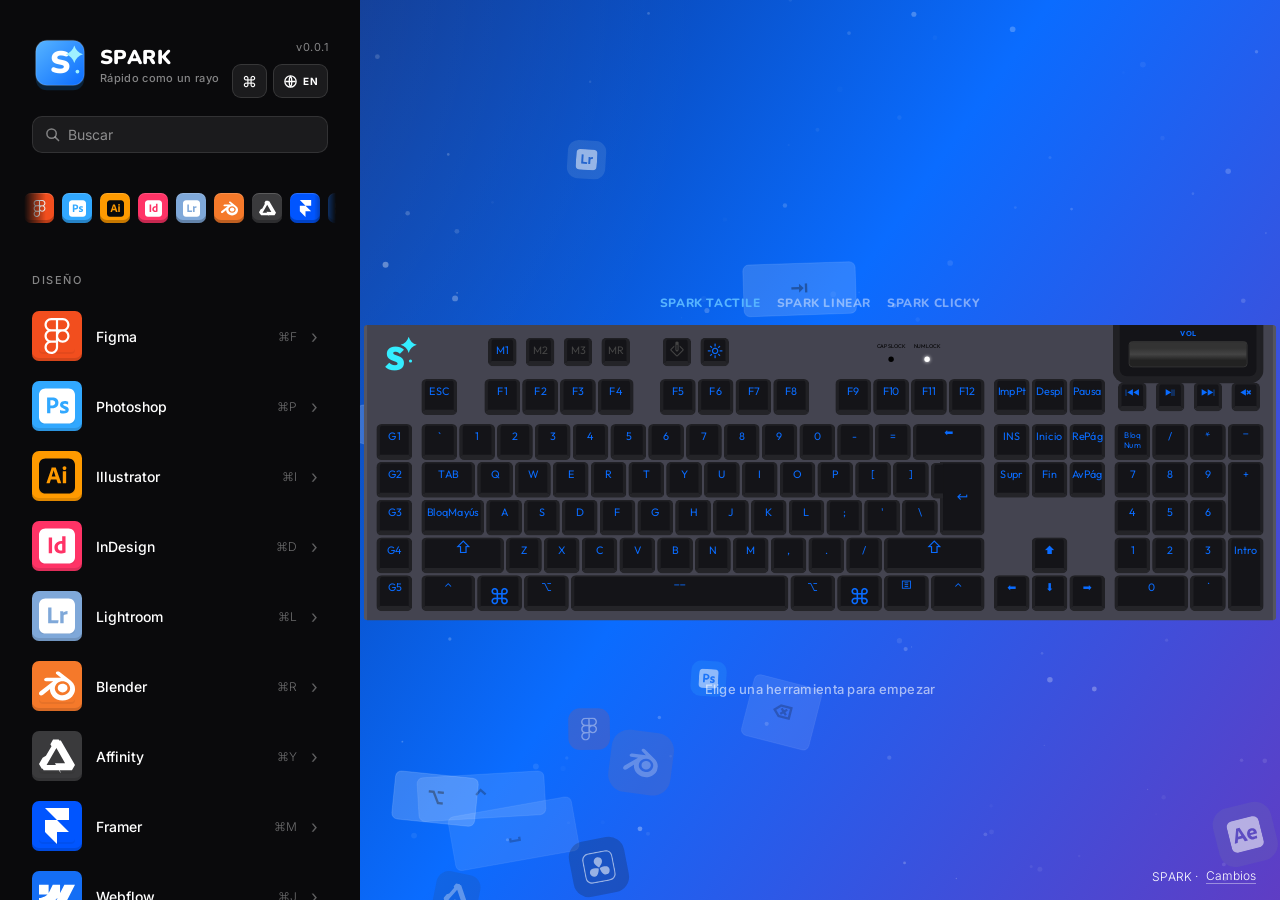
<file: index.html>
<!DOCTYPE html>
<html lang="es">
<head>
<meta charset="UTF-8">
<meta name="viewport" content="width=device-width, initial-scale=1.0">
<title>SPARK — Rápido como un rayo</title>
<meta name="description" content="Conoce tus atajos de teclado. Elige una herramienta, pasa el ratón por un atajo y mira cómo se iluminan las teclas.">
<link rel="icon" type="image/svg+xml" href="favicon.svg">
<link rel="preconnect" href="https://fonts.googleapis.com">
<link rel="preconnect" href="https://fonts.gstatic.com" crossorigin>
<link href="https://fonts.googleapis.com/css2?family=Nunito:wght@800;900&family=Inter:wght@300;400;500;600;700&family=Outfit:wght@300;400;500;600;700&display=swap" rel="stylesheet">
<link href="https://fonts.googleapis.com/css2?family=Material+Symbols+Outlined:opsz,wght,FILL,GRAD@20..48,100..700,0..1,-50..200&display=block" rel="stylesheet">
<link rel="stylesheet" href="assets/css/styles.css">
</head>
<body>

<canvas id="bg-3d" aria-hidden="true"></canvas>

<aside class="sidebar" data-view="tools" aria-label="Explorador de herramientas">
  <div class="track">

    <!-- página 1: herramientas -->
    <section class="page">
      <div class="page-head">
        <div class="brand">
          <div class="brand-id">
            <a class="logo" href="./" aria-label="SPARK">
              <svg width="90" height="90" viewBox="0 0 90 90" fill="none" xmlns="http://www.w3.org/2000/svg">
                <defs>
                  <linearGradient id="brandGrad" x1="0" y1="0" x2="1" y2="1">
                    <stop offset="0" stop-color="#57b4ff"/>
                    <stop offset="1" stop-color="#0a6cff"/>
                  </linearGradient>
                </defs>
                <rect x="6" y="8" width="78" height="76" rx="18" fill="#0a2238"/>
                <rect x="6" y="4" width="78" height="72" rx="18" fill="url(#brandGrad)"/>
                <rect x="6" y="4" width="78" height="72" rx="18" fill="none" stroke="#ffffff26" stroke-width="2"/>
                <text x="45" y="57" text-anchor="middle" font-family="Nunito, system-ui, sans-serif" font-size="50" font-weight="900" fill="#ffffff" letter-spacing="-1">S</text>
                <path fill="#9ff1ff" d="M68 12 C66 19 61 24 54 26 C61 28 66 33 68 40 C70 33 75 28 82 26 C75 24 70 19 68 12 Z"/>
                <circle cx="73" cy="54" r="3" fill="#9ff1ff"/>
              </svg>
            </a>
            <div class="brand-name">
              <span class="brand-word">SPARK</span>
              <span class="brand-tag">Rápido como un rayo</span>
            </div>
          </div>
          <div class="brand-side">
            <a class="version" href="pages/cambios.html">v0.0.1</a>
            <div class="controls">
              <button class="ctrl-btn" id="kb-btn" type="button" aria-label="Teclado" title=""></button>
              <button class="ctrl-btn" id="lang-btn" type="button" aria-label="Idioma" title=""></button>
            </div>
          </div>
        </div>
        <div class="search">
          <svg class="search-ico" viewBox="0 0 16 16" fill="none" aria-hidden="true">
            <circle cx="7" cy="7" r="5" stroke="currentColor" stroke-width="1.6"></circle>
            <line x1="10.8" y1="10.8" x2="14.5" y2="14.5" stroke="currentColor" stroke-width="1.6" stroke-linecap="round"></line>
          </svg>
          <input type="search" id="tool-search" placeholder="Buscar" autocomplete="off" aria-label="Buscar herramientas">
        </div>
        <nav class="brand-strip" id="brand-strip" aria-label="Programas"></nav>
      </div>
      <nav class="cats page-body" id="cats" aria-label="Herramientas"></nav>
      <footer class="sidebar-credit">
        Hecho con <span style="opacity:.8">⌘</span> · <a href="pages/cambios.html">Cambios</a> <span class="sep">·</span> <a href="https://github.com/Apaza-Victor/SPARK-R-pido-como-un-rayo/issues" target="_blank" rel="noopener">Contacto</a>
      </footer>
    </section>

    <!-- página 2: atajos -->
    <section class="page" id="sc-page" aria-label="Atajos de la herramienta">
      <div class="sc-head page-head">
        <button class="back" type="button">
          <svg class="back-arrow" viewBox="0 0 16 16" fill="none" aria-hidden="true">
            <path d="M10 3.5 5.5 8l4.5 4.5" stroke="currentColor" stroke-width="1.7" stroke-linecap="round" stroke-linejoin="round"></path>
          </svg>
          <span class="back-text">Volver a todas las herramientas</span>
        </button>
        <h1 class="sc-title" id="sc-title"></h1>
        <div class="search">
          <svg class="search-ico" viewBox="0 0 16 16" fill="none" aria-hidden="true">
            <circle cx="7" cy="7" r="5" stroke="currentColor" stroke-width="1.6"></circle>
            <line x1="10.8" y1="10.8" x2="14.5" y2="14.5" stroke="currentColor" stroke-width="1.6" stroke-linecap="round"></line>
          </svg>
          <input type="search" id="sc-search" placeholder="Buscar atajos" autocomplete="off" aria-label="Buscar atajos">
        </div>
        <div class="practice-bar" id="practice-bar" hidden>
          <span class="practice-label">Aciertos</span>
          <span class="practice-score" id="practice-score">0</span>
          <button type="button" id="practice-reset" class="practice-reset">Reiniciar</button>
        </div>
      </div>
      <div class="page-body sc-body" id="sc-body"></div>
    </section>

  </div>
</aside>

<main id="stage">
  <div class="stage-inner" id="stage-inner">
    <div class="kb-shell" id="kb">
      <div class="kb-display" id="kb-display">
        <div class="kb-display-label" id="kb-display-label">Pasa el ratón por un atajo</div>
        <div class="kb-display-keys" id="kb-display-keys"></div>
      </div>
      <div class="kb-results" id="kb-results" hidden></div>
      <div class="kb-board" id="kb-board" role="application" aria-label="Teclado interactivo">
        <div class="kb-g815">
          <div class="kb-g815-bar">
            <div class="key-sound-switch">
              <div class="key-sound active" data-key-sound="tactile">SPARK Tactile</div>
              <div class="key-sound" data-key-sound="linear">SPARK Linear</div>
              <div class="key-sound" data-key-sound="clicky">SPARK Clicky</div>
            </div>
          </div>
          <div class="keyboard-wrapper">
            <div class="header-keys">
              <div class="logitech-logo"><svg xmlns="http://www.w3.org/2000/svg" width="4rem" height="4rem" viewBox="0 0 64 64"><g fill="currentColor"><path d="M48 7 C46.7 11.6 43.6 14.7 39 16 C43.6 17.3 46.7 20.4 48 25 C49.3 20.4 52.4 17.3 57 16 C52.4 14.7 49.3 11.6 48 7 Z"/><circle cx="50" cy="34" r="1.75"/></g><text x="32" y="44" text-anchor="middle" font-family="Outfit, Arial Black, Arial, sans-serif" font-size="36" font-weight="900" fill="currentColor" letter-spacing="-1">S</text></svg></div>
              <ul class="memory-keys">
                <li class="round-key active" aria-label="Preset de color 1">M1</li>
                <li class="round-key" aria-label="Preset de color 2">M2</li>
                <li class="round-key" aria-label="Preset de color 3">M3</li>
                <li class="round-key memory" aria-label="Modo blanco">MR</li>
              </ul>
              <ul class="utility-keys">
                <li class="round-key game" aria-label="Modo juego"><span class="material-symbols-outlined">edit_square</span></li>
                <li class="round-key brightness active" aria-label="Brillo"><span class="material-symbols-outlined">light_mode</span></li>
              </ul>
              <ul class="info-lights">
                <li class="info-light capslock-light" aria-label="Bloq Mayús"><span>CAPS LOCK</span></li>
                <li class="info-light numlock-light active" aria-label="Bloq Num"><span>NUM LOCK</span></li>
              </ul>
              <div class="volume-wheel">
                <div class="volume-wheel_box" role="slider" aria-label="Volumen" aria-valuemin="0" aria-valuemax="100" aria-valuenow="50">
                  <span class="volume-label">Vol</span>
                  <div class="volume-wheel_scroll"></div>
                </div>
              </div>
            </div>
            <ul class="media-keys">
              <li class="round-key" aria-label="Anterior">|◀◀</li>
              <li class="round-key" aria-label="Reproducir / Pausar">▶||</li>
              <li class="round-key" aria-label="Siguiente">▶▶|</li>
              <li class="round-key" aria-label="Detener">◀✖</li>
            </ul>
            <ul class="f-keys">
              <li data-key="Escape" data-tok="esc">ESC</li>
              <li data-key="F1" data-tok="f1">F1</li>
              <li data-key="F2" data-tok="f2">F2</li>
              <li data-key="F3" data-tok="f3">F3</li>
              <li data-key="F4" data-tok="f4">F4</li>
              <li data-key="F5" data-tok="f5">F5</li>
              <li data-key="F6" data-tok="f6">F6</li>
              <li data-key="F7" data-tok="f7">F7</li>
              <li data-key="F8" data-tok="f8">F8</li>
              <li data-key="F9" data-tok="f9">F9</li>
              <li data-key="F10" data-tok="f10">F10</li>
              <li data-key="F11" data-tok="f11">F11</li>
              <li data-key="F12" data-tok="f12">F12</li>
            </ul>
            <ul class="g-keys">
              <li aria-label="Color preset 1">G1</li>
              <li aria-label="Color preset 2">G2</li>
              <li aria-label="Color preset 3">G3</li>
              <li aria-label="Color preset 4">G4</li>
              <li aria-label="Color preset 5">G5</li>
            </ul>
            <div class="center-keys">
              <ul class="center-keys_row-1">
                <li data-key="Backquote" data-tok="`">`</li>
                <li data-key="Digit1" data-tok="1">1</li>
                <li data-key="Digit2" data-tok="2">2</li>
                <li data-key="Digit3" data-tok="3">3</li>
                <li data-key="Digit4" data-tok="4">4</li>
                <li data-key="Digit5" data-tok="5">5</li>
                <li data-key="Digit6" data-tok="6">6</li>
                <li data-key="Digit7" data-tok="7">7</li>
                <li data-key="Digit8" data-tok="8">8</li>
                <li data-key="Digit9" data-tok="9">9</li>
                <li data-key="Digit0" data-tok="0">0</li>
                <li data-key="Minus" data-tok="-">-</li>
                <li data-key="Equal" data-tok="=">=</li>
                <li class="backspace-key" data-key="Backspace" data-tok="backspace">⬅</li>
              </ul>
              <div class="center-keys_row-2-3">
                <ul class="center-keys_row-2">
                  <li class="long-word-key" data-key="Tab" data-tok="tab">TAB</li>
                  <li data-key="KeyQ" data-tok="q">Q</li>
                  <li data-key="KeyW" data-tok="w">W</li>
                  <li data-key="KeyE" data-tok="e">E</li>
                  <li data-key="KeyR" data-tok="r">R</li>
                  <li data-key="KeyT" data-tok="t">T</li>
                  <li data-key="KeyY" data-tok="y">Y</li>
                  <li data-key="KeyU" data-tok="u">U</li>
                  <li data-key="KeyI" data-tok="i">I</li>
                  <li data-key="KeyO" data-tok="o">O</li>
                  <li data-key="KeyP" data-tok="p">P</li>
                  <li data-key="BracketLeft" data-tok="[">[</li>
                  <li data-key="BracketRight" data-tok="]">]</li>
                </ul>
                <ul class="center-keys_row-3">
                  <li class="long-word-key caps-key" data-key="CapsLock" data-tok="capslock">BloqMayús</li>
                  <li data-key="KeyA" data-tok="a">A</li>
                  <li data-key="KeyS" data-tok="s">S</li>
                  <li data-key="KeyD" data-tok="d">D</li>
                  <li data-key="KeyF" data-tok="f">F</li>
                  <li data-key="KeyG" data-tok="g">G</li>
                  <li data-key="KeyH" data-tok="h">H</li>
                  <li data-key="KeyJ" data-tok="j">J</li>
                  <li data-key="KeyK" data-tok="k">K</li>
                  <li data-key="KeyL" data-tok="l">L</li>
                  <li data-key="Semicolon" data-tok=";">;</li>
                  <li data-key="Quote" data-tok="'">'</li>
                  <li data-key="Backslash" data-tok="\">\</li>
                </ul>
                <ul class="enter-key">
                  <li data-key="Enter" data-tok="enter"><span class="material-symbols-outlined">keyboard_return</span></li>
                </ul>
              </div>
              <ul class="center-keys_row-4">
                <li class="shift-key" data-key="ShiftLeft" data-tok="shift">⇧</li>
                <li data-key="KeyZ" data-tok="z">Z</li>
                <li data-key="KeyX" data-tok="x">X</li>
                <li data-key="KeyC" data-tok="c">C</li>
                <li data-key="KeyV" data-tok="v">V</li>
                <li data-key="KeyB" data-tok="b">B</li>
                <li data-key="KeyN" data-tok="n">N</li>
                <li data-key="KeyM" data-tok="m">M</li>
                <li data-key="Comma" data-tok=",">,</li>
                <li data-key="Period" data-tok=".">.</li>
                <li data-key="Slash" data-tok="/">/</li>
                <li class="shift-key" data-key="ShiftRight" data-tok="shift">⇧</li>
              </ul>
              <ul class="center-keys_row-5">
                <li class="long-word-key" data-key="ControlLeft" data-tok="ctrl">CTRL</li>
                <li class="windows-key" data-key="MetaLeft" data-tok="cmd">
                  <div class="windows-key_box">
                    <span></span><span></span><span></span><span></span>
                  </div>
                </li>
                <li class="long-word-key" data-key="AltLeft" data-tok="alt">ALT</li>
                <li class="space-key" data-key="Space" data-tok="space">__</li>
                <li class="long-word-key" data-key="AltRight" data-tok="alt">ALT GR</li>
                <li class="windows-key" data-key="MetaRight" data-tok="cmd">
                  <div class="windows-key_box">
                    <span></span><span></span><span></span><span></span>
                  </div>
                </li>
                <li class="context-key" data-key="ContextMenu" data-tok="menu">
                  <div class="context-key_box">
                    <span></span><span></span><span></span>
                  </div>
                </li>
                <li class="long-word-key" data-key="ControlRight" data-tok="ctrl">CTRL</li>
              </ul>
            </div>
            <ul class="print-scroll-pause-keys">
              <li class="long-word-key" data-key="PrintScreen" data-tok="prtsc">ImpPt</li>
              <li class="long-word-key" data-key="ScrollLock" data-tok="scrlk">Despl</li>
              <li class="long-word-key" data-key="Pause" data-tok="pause">Pausa</li>
            </ul>
            <ul class="home-end-arrow-keys">
              <li class="long-word-key" data-key="Insert" data-tok="insert">INS</li>
              <li class="long-word-key" data-key="Home" data-tok="home">Inicio</li>
              <li class="long-word-key" data-key="PageUp" data-tok="pageup">RePág</li>
              <li class="long-word-key" data-key="Delete" data-tok="delete">Supr</li>
              <li class="long-word-key" data-key="End" data-tok="end">Fin</li>
              <li class="long-word-key" data-key="PageDown" data-tok="pagedown">AvPág</li>
              <li class="up-arrow-key" data-key="ArrowUp" data-tok="up">⬆</li>
              <li class="left-arrow-key" data-key="ArrowLeft" data-tok="left">⬅</li>
              <li class="down-arrow-key" data-key="ArrowDown" data-tok="down">⬇</li>
              <li class="right-arrow-key" data-key="ArrowRight" data-tok="right">➡</li>
            </ul>
            <ul class="numpad-keys">
              <li class="numlock" data-key="NumLock"><span>Bloq</span><span>Num</span></li>
              <li data-key="NumpadDivide" data-tok="/">/</li>
              <li data-key="NumpadMultiply" data-tok="*">*</li>
              <li class="numpad-minus" data-key="NumpadSubtract" data-tok="-">_</li>
              <li data-key="Numpad7" data-tok="7">7</li>
              <li data-key="Numpad8" data-tok="8">8</li>
              <li data-key="Numpad9" data-tok="9">9</li>
              <li class="numpad-plus" data-key="NumpadAdd" data-tok="+">+</li>
              <li data-key="Numpad4" data-tok="4">4</li>
              <li data-key="Numpad5" data-tok="5">5</li>
              <li data-key="Numpad6" data-tok="6">6</li>
              <li data-key="Numpad1" data-tok="1">1</li>
              <li data-key="Numpad2" data-tok="2">2</li>
              <li data-key="Numpad3" data-tok="3">3</li>
              <li class="long-word-key numpad-enter" data-key="NumpadEnter" data-tok="enter">Intro</li>
              <li class="numpad-zero" data-key="Numpad0" data-tok="0">0</li>
              <li class="numpad-dot" data-key="NumpadDecimal" data-tok=".">.</li>
            </ul>
          </div>
        </div>
      </div>
      <div class="kb-hint" id="kb-hint">Elige una herramienta para empezar</div>
    </div>
  </div>
</main>

<footer class="credit">
  SPARK · <a href="pages/cambios.html">Cambios</a>
</footer>

<div id="confetti-layer" aria-hidden="true"></div>

<audio id="tactileKeySound" preload="auto" src="https://www.logitechg.com/content/dam/gaming/en/innovation/mechanical-switches/gl-tactile.mp3"></audio>
<audio id="linearKeySound" preload="auto" src="https://www.logitechg.com/content/dam/gaming/en/innovation/mechanical-switches/gl-linear.mp3"></audio>
<audio id="clickyKeySound" preload="auto" src="https://www.logitechg.com/content/dam/gaming/en/innovation/mechanical-switches/gl-clicky.mp3"></audio>

<script src="assets/js/keys.js"></script>
<script src="assets/js/logos.js"></script>
<script src="assets/js/bg.js"></script>
<script src="assets/js/twboard.js"></script>
<script src="assets/js/data.js"></script>
<script src="assets/js/app.js"></script>
</body>
</html>
</file>
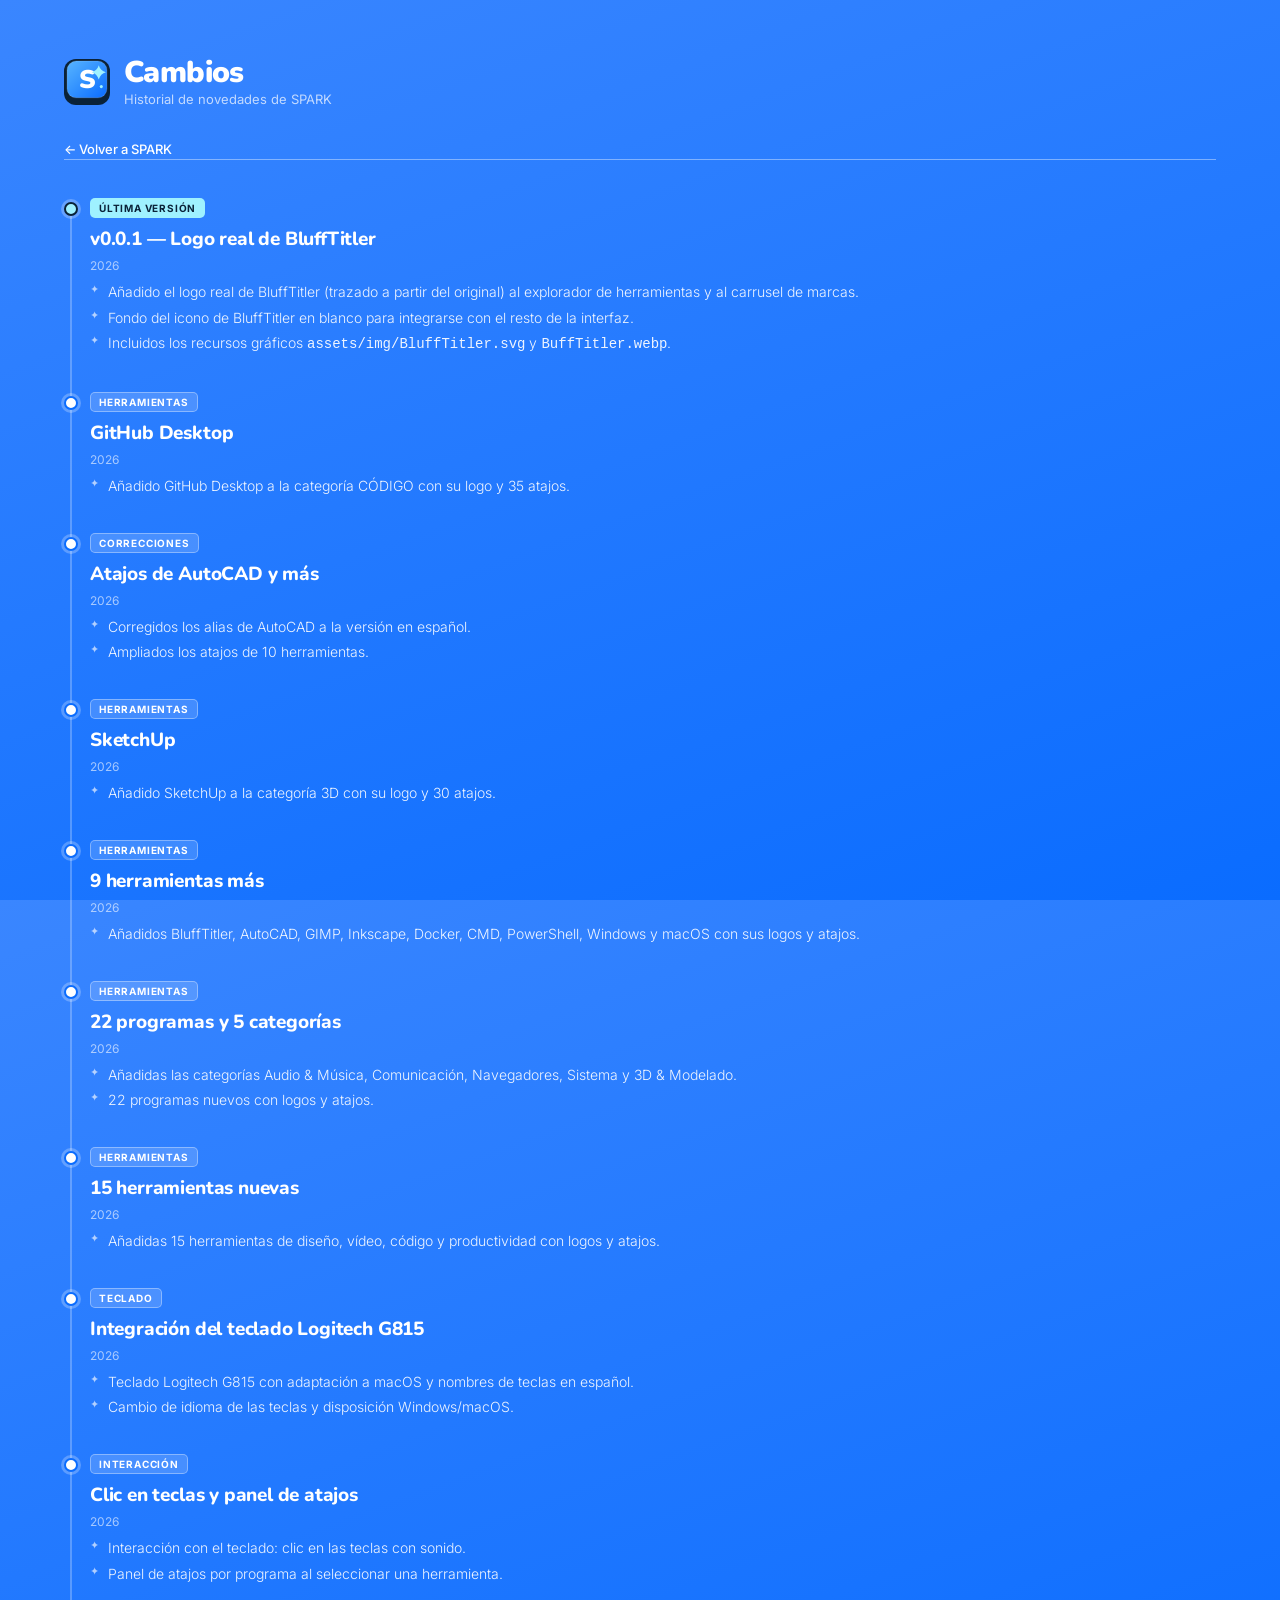
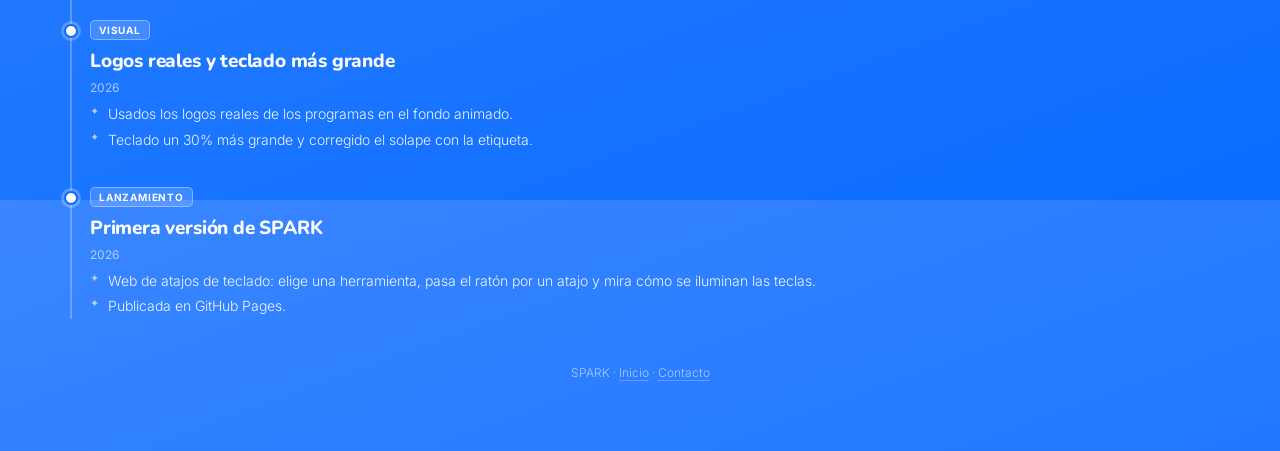
<file: pages/cambios.html>
<!DOCTYPE html>
<html lang="es">
<head>
<meta charset="UTF-8">
<meta name="viewport" content="width=device-width, initial-scale=1.0">
<title>Cambios · SPARK — Rápido como un rayo</title>
<meta name="description" content="Historial de cambios y novedades de SPARK, la web de atajos de teclado.">
<link rel="icon" type="image/svg+xml" href="../favicon.svg">
<link rel="preconnect" href="https://fonts.googleapis.com">
<link rel="preconnect" href="https://fonts.gstatic.com" crossorigin>
<link href="https://fonts.googleapis.com/css2?family=Nunito:wght@800;900&family=Inter:wght@300;400;500;600;700&family=Outfit:wght@300;400;500;600;700&display=swap" rel="stylesheet">
<style>
  :root {
    --ink: #0a0a0c;
    --blue: #0a6cff;
    --sans: Inter, system-ui, -apple-system, "Segoe UI", sans-serif;
    --display: Nunito, system-ui, sans-serif;
  }

  * { margin: 0; padding: 0; box-sizing: border-box; }

  html, body { height: 100%; }

  body {
    min-height: 100vh;
    background: linear-gradient(160deg, #3a86ff, #0a6cff);
    font-family: var(--sans);
    color: #fff;
    -webkit-font-smoothing: antialiased;
  }

  .wrap {
    width: 100%;
    min-height: 100vh;
    display: flex;
    flex-direction: column;
    margin: 0 auto;
    padding: 56px clamp(20px, 5vw, 72px) 72px;
  }

  .head {
    display: flex;
    align-items: center;
    gap: 14px;
    margin-bottom: 8px;
  }

  .logo {
    width: 46px; height: 46px;
    border-radius: 12px;
    background: #0a2238;
    display: flex; align-items: center; justify-content: center;
    text-decoration: none;
  }
  .logo svg { width: 100%; height: 100%; display: block; }

  .head-titles h1 {
    font-family: var(--display);
    font-size: 30px;
    font-weight: 900;
    letter-spacing: -.02em;
    line-height: 1.1;
  }
  .head-titles .sub { opacity: .7; font-size: 13px; font-weight: 400; margin-top: 2px; }

  .back {
    display: inline-flex;
    align-items: center;
    gap: 6px;
    color: #fff;
    font-size: 13px;
    font-weight: 500;
    text-decoration: none;
    border-bottom: 1px solid rgba(255,255,255,.4);
    margin: 26px 0 10px;
    padding-bottom: 2px;
    transition: border-color .12s ease;
  }
  .back:hover { border-color: #fff; }

  .timeline { margin-top: 26px; position: relative; padding-left: 26px; }
  .timeline::before {
    content: "";
    position: absolute;
    left: 6px; top: 6px; bottom: 6px;
    width: 2px;
    background: rgba(255,255,255,.25);
    border-radius: 2px;
  }

  .entry {
    position: relative;
    padding: 0 0 30px;
  }
  .entry:last-child { padding-bottom: 4px; }

  .entry::before {
    content: "";
    position: absolute;
    left: -26px; top: 6px;
    width: 10px; height: 10px;
    border-radius: 50%;
    background: #fff;
    border: 2px solid var(--blue);
    box-shadow: 0 0 0 3px rgba(255,255,255,.25);
  }

  .entry:first-child::before { background: #9ff1ff; border-color: #0a2238; }

  .tag {
    display: inline-block;
    font-size: 10px;
    font-weight: 700;
    letter-spacing: .08em;
    text-transform: uppercase;
    background: rgba(255,255,255,.16);
    border: 1px solid rgba(255,255,255,.35);
    border-radius: 5px;
    padding: 3px 8px;
    margin-bottom: 8px;
  }
  .entry:first-child .tag { background: #9ff1ff; color: #0a2238; border-color: transparent; }

  .entry h2 {
    font-family: var(--display);
    font-size: 19px;
    font-weight: 800;
    letter-spacing: -.01em;
    margin-bottom: 6px;
  }
  .entry time { display: block; font-size: 12px; opacity: .6; font-weight: 400; margin-bottom: 8px; }

  .entry ul { list-style: none; }
  .entry li {
    position: relative;
    font-size: 14px;
    font-weight: 300;
    line-height: 1.55;
    opacity: .92;
    padding-left: 18px;
    margin-bottom: 4px;
  }
  .entry li::before {
    content: "✦";
    position: absolute;
    left: 0; top: 0;
    font-size: 11px;
    opacity: .7;
  }

  footer {
    margin-top: 40px;
    font-size: 12px;
    font-weight: 300;
    opacity: .6;
    text-align: center;
  }
  footer a { color: inherit; text-decoration: none; border-bottom: 1px solid rgba(255,255,255,.4); }
  footer a:hover { border-color: #fff; }

  @media (max-width: 480px) {
    .wrap { padding: 32px 18px 56px; }
    .head-titles h1 { font-size: 25px; }
  }
</style>
</head>
<body>
  <div class="wrap">

    <header class="head">
      <a class="logo" href="../" aria-label="SPARK — Inicio">
        <svg viewBox="0 0 90 90" fill="none" xmlns="http://www.w3.org/2000/svg">
          <defs>
            <linearGradient id="brandGrad" x1="0" y1="0" x2="1" y2="1">
              <stop offset="0" stop-color="#57b4ff"/>
              <stop offset="1" stop-color="#0a6cff"/>
            </linearGradient>
          </defs>
          <rect x="6" y="8" width="78" height="76" rx="18" fill="#0a2238"/>
          <rect x="6" y="4" width="78" height="72" rx="18" fill="url(#brandGrad)"/>
          <rect x="6" y="4" width="78" height="72" rx="18" fill="none" stroke="#ffffff26" stroke-width="2"/>
          <text x="45" y="57" text-anchor="middle" font-family="Nunito, system-ui, sans-serif" font-size="50" font-weight="900" fill="#ffffff" letter-spacing="-1">S</text>
          <path fill="#9ff1ff" d="M68 12 C66 19 61 24 54 26 C61 28 66 33 68 40 C70 33 75 28 82 26 C75 24 70 19 68 12 Z"/>
          <circle cx="73" cy="54" r="3" fill="#9ff1ff"/>
        </svg>
      </a>
      <div class="head-titles">
        <h1>Cambios</h1>
        <div class="sub">Historial de novedades de SPARK</div>
      </div>
    </header>

    <a class="back" href="../">← Volver a SPARK</a>

    <section class="timeline">

      <article class="entry">
        <span class="tag">Última versión</span>
        <h2>v0.0.1 — Logo real de BluffTitler</h2>
        <time>2026</time>
        <ul>
          <li>Añadido el logo real de BluffTitler (trazado a partir del original) al explorador de herramientas y al carrusel de marcas.</li>
          <li>Fondo del icono de BluffTitler en blanco para integrarse con el resto de la interfaz.</li>
          <li>Incluidos los recursos gráficos <code>assets/img/BluffTitler.svg</code> y <code>BuffTitler.webp</code>.</li>
        </ul>
      </article>

      <article class="entry">
        <span class="tag">Herramientas</span>
        <h2>GitHub Desktop</h2>
        <time>2026</time>
        <ul>
          <li>Añadido GitHub Desktop a la categoría CÓDIGO con su logo y 35 atajos.</li>
        </ul>
      </article>

      <article class="entry">
        <span class="tag">Correcciones</span>
        <h2>Atajos de AutoCAD y más</h2>
        <time>2026</time>
        <ul>
          <li>Corregidos los alias de AutoCAD a la versión en español.</li>
          <li>Ampliados los atajos de 10 herramientas.</li>
        </ul>
      </article>

      <article class="entry">
        <span class="tag">Herramientas</span>
        <h2>SketchUp</h2>
        <time>2026</time>
        <ul>
          <li>Añadido SketchUp a la categoría 3D con su logo y 30 atajos.</li>
        </ul>
      </article>

      <article class="entry">
        <span class="tag">Herramientas</span>
        <h2>9 herramientas más</h2>
        <time>2026</time>
        <ul>
          <li>Añadidos BluffTitler, AutoCAD, GIMP, Inkscape, Docker, CMD, PowerShell, Windows y macOS con sus logos y atajos.</li>
        </ul>
      </article>

      <article class="entry">
        <span class="tag">Herramientas</span>
        <h2>22 programas y 5 categorías</h2>
        <time>2026</time>
        <ul>
          <li>Añadidas las categorías Audio &amp; Música, Comunicación, Navegadores, Sistema y 3D &amp; Modelado.</li>
          <li>22 programas nuevos con logos y atajos.</li>
        </ul>
      </article>

      <article class="entry">
        <span class="tag">Herramientas</span>
        <h2>15 herramientas nuevas</h2>
        <time>2026</time>
        <ul>
          <li>Añadidas 15 herramientas de diseño, vídeo, código y productividad con logos y atajos.</li>
        </ul>
      </article>

      <article class="entry">
        <span class="tag">Teclado</span>
        <h2>Integración del teclado Logitech G815</h2>
        <time>2026</time>
        <ul>
          <li>Teclado Logitech G815 con adaptación a macOS y nombres de teclas en español.</li>
          <li>Cambio de idioma de las teclas y disposición Windows/macOS.</li>
        </ul>
      </article>

      <article class="entry">
        <span class="tag">Interacción</span>
        <h2>Clic en teclas y panel de atajos</h2>
        <time>2026</time>
        <ul>
          <li>Interacción con el teclado: clic en las teclas con sonido.</li>
          <li>Panel de atajos por programa al seleccionar una herramienta.</li>
        </ul>
      </article>

      <article class="entry">
        <span class="tag">Visual</span>
        <h2>Logos reales y teclado más grande</h2>
        <time>2026</time>
        <ul>
          <li>Usados los logos reales de los programas en el fondo animado.</li>
          <li>Teclado un 30% más grande y corregido el solape con la etiqueta.</li>
        </ul>
      </article>

      <article class="entry">
        <span class="tag">Lanzamiento</span>
        <h2>Primera versión de SPARK</h2>
        <time>2026</time>
        <ul>
          <li>Web de atajos de teclado: elige una herramienta, pasa el ratón por un atajo y mira cómo se iluminan las teclas.</li>
          <li>Publicada en GitHub Pages.</li>
        </ul>
      </article>

    </section>

    <footer>
      SPARK · <a href="../">Inicio</a> · <a href="mailto:contacto@example.com">Contacto</a>
    </footer>

  </div>
</body>
</html>
</file>
<file: assets/css/styles.css>
:root {
  --sidebar-w: 360px;
  --ink: #0a0a0c;
  --blue: #0a6cff;
  --sans: Inter, system-ui, -apple-system, "Segoe UI", sans-serif;
  --display: Nunito, system-ui, sans-serif;
}

* { margin: 0; padding: 0; box-sizing: border-box; }

html, body { height: 100%; }

body {
  background: var(--blue);
  overflow: hidden;
  font-family: var(--sans);
  color: #fff;
  user-select: none;
  -webkit-user-select: none;
  transition: background .8s ease;
}

body[data-bg="tools"] { background: var(--blue); }
body[data-bg="shortcuts"] { background: #1455c4; }

/* ============ FONDO 3D (Babylon) ============ */

#bg-3d {
  display: none;
  position: fixed; left: 0; top: 0;
  width: 100vw; height: 100vh;
  z-index: 0;
  pointer-events: none;
}
body.bg3d #bg-3d { display: block; }

/* ============ SIDEBAR ============ */

.sidebar {
  position: fixed;
  left: 0; top: 0; bottom: 0;
  width: var(--sidebar-w);
  z-index: 20;
  background: var(--ink);
  color: #fff;
  font-family: var(--sans);
  overflow: hidden;
}

.track {
  display: flex;
  width: 200%;
  height: 100%;
  transform: translateX(0);
  transition: transform .34s cubic-bezier(.4, 0, .2, 1);
}

.sidebar[data-view="shortcuts"] .track { transform: translateX(-50%); }

.page {
  flex: 0 0 50%;
  height: 100%;
  overflow: hidden;
  display: flex;
  flex-direction: column;
  min-height: 0;
}

.page-head {
  flex: none;
  padding: 34px 0 18px;
  display: flex;
  flex-direction: column;
  gap: 18px;
  background: var(--ink);
}

.brand {
  display: flex;
  align-items: center;
  justify-content: space-between;
  gap: 12px;
  margin: 0 32px;
}

.brand-id { display: flex; align-items: center; gap: 12px; min-width: 0; }
.logo { display: block; line-height: 0; }
.logo svg { display: block; height: 56px; width: auto; }

.brand-name {
  display: flex;
  flex-direction: column;
  gap: 3px;
  min-width: 0;
}
.brand-word {
  font-family: var(--display);
  font-weight: 900;
  font-size: 20px;
  line-height: 1;
  letter-spacing: .02em;
  color: #fff;
  white-space: nowrap;
}
.brand-tag {
  font-size: 11px;
  font-weight: 500;
  letter-spacing: .03em;
  color: #ffffff80;
  white-space: nowrap;
}

.version {
  font-family: var(--sans);
  font-size: 11px;
  font-weight: 400;
  letter-spacing: .04em;
  color: #ffffff80;
  text-decoration: none;
  padding-top: 6px;
  transition: color .15s ease;
}
.version:hover { color: #fff; }

.brand-side {
  display: flex;
  flex-direction: column;
  align-items: flex-end;
  gap: 10px;
}

.controls { display: flex; gap: 6px; }

.ctrl-btn {
  display: inline-flex;
  align-items: center;
  justify-content: center;
  gap: 5px;
  height: 34px;
  min-width: 34px;
  padding: 0 9px;
  background: #ffffff12;
  border: 1px solid rgba(255,255,255,.12);
  border-radius: 9px;
  color: #fff;
  font: inherit;
  cursor: pointer;
  transition: background .12s ease, border-color .12s ease;
}
.ctrl-btn:hover { background: #ffffff1f; border-color: #ffffff38; }
.ctrl-btn .kbd-ico { font-size: 15px; line-height: 1; font-family: var(--sans); }
.ctrl-btn .globe { flex: none; width: 15px; height: 15px; }
.ctrl-btn .code { font-size: 10px; font-weight: 700; letter-spacing: .05em; }

.search {
  margin: 0 32px;
  display: flex;
  align-items: center;
  gap: 8px;
  padding: 9px 12px;
  background: #ffffff12;
  border: 1px solid rgba(255,255,255,.1);
  border-radius: 10px;
  transition: border-color .12s ease, background .12s ease;
}
.search:focus-within { border-color: #ffffff47; background: #ffffff1a; }
.search-ico { flex: none; width: 15px; height: 15px; color: #ffffff73; }
.search input {
  flex: 1; min-width: 0;
  background: transparent; border: none; outline: none;
  color: #fff; font: inherit; font-size: 14px; padding: 0;
}
.search input::placeholder { color: #ffffff80; }
.search input::-webkit-search-cancel-button {
  -webkit-appearance: none; appearance: none;
  width: 14px; height: 14px; margin-left: 6px; cursor: pointer;
  background-color: #ffffff73;
  -webkit-mask: url("data:image/svg+xml;utf8,<svg xmlns='http://www.w3.org/2000/svg' viewBox='0 0 16 16'><path fill='none' stroke='black' stroke-width='1.8' stroke-linecap='round' d='M4 4l8 8M12 4l-8 8'/></svg>") center/contain no-repeat;
  mask: url("data:image/svg+xml;utf8,<svg xmlns='http://www.w3.org/2000/svg' viewBox='0 0 16 16'><path fill='none' stroke='black' stroke-width='1.8' stroke-linecap='round' d='M4 4l8 8M12 4l-8 8'/></svg>") center/contain no-repeat;
  transition: background-color .12s ease;
}
.search input::-webkit-search-cancel-button:hover { background-color: #fff; }

.page-body {
  flex: 1 1 auto;
  min-height: 0;
  overflow-y: auto;
  padding: 16px 0 32px;
  display: flex;
  flex-direction: column;
  gap: 32px;
  scrollbar-gutter: stable;
  scrollbar-width: thin;
  scrollbar-color: rgba(255,255,255,.2) transparent;
}
.page-body::-webkit-scrollbar { width: 10px; }
.page-body::-webkit-scrollbar-track { background: transparent; }
.page-body::-webkit-scrollbar-thumb {
  background: #ffffff2e;
  border-radius: 999px;
  border: 3px solid transparent;
  background-clip: padding-box;
}
.page-body::-webkit-scrollbar-thumb:hover { background: #ffffff52; background-clip: padding-box; }

.cats { display: flex; flex-direction: column; gap: 32px; }
.cat[hidden] { display: none; }
.cat-name {
  padding: 0 32px;
  margin-bottom: 14px;
  font-size: 11px;
  font-weight: 500;
  letter-spacing: .14em;
  color: #ffffff80;
}
.tools { list-style: none; display: flex; flex-direction: column; }
.tools li[hidden] { display: none; }

.tool {
  display: flex; align-items: center; gap: 14px;
  width: 100%;
  padding: 10px 32px;
  background: transparent; border: none;
  cursor: pointer; color: inherit; font: inherit; text-align: left;
  transition: background .12s ease;
}
.tool:hover { background: #ffffff0d; }
.tool.active { background: #ffffff14; }

.icon {
  flex: none;
  width: 50px; height: 50px;
  border-radius: 7px;
  background: var(--ic);
  box-shadow: inset 0 -3px 0 rgba(0,0,0,.12);
}
.icon .tkey { display: flex; align-items: center; justify-content: center; width: 100%; height: 100%; }
.icon .tkey .tinner {
  width: 36px; height: 36px;
  border-radius: 4px;
  display: flex; align-items: center; justify-content: center;
  font-family: var(--display); font-weight: 900; font-size: 18px;
  color: var(--lc, #fff);
  box-shadow: inset 0 -2px 0 rgba(0,0,0,.06);
}
.icon svg { display: block; width: 100%; height: 100%; }
.icon svg.bl { fill: var(--lc, #fff); }
.icon svg.bl-st { fill: none; stroke: var(--lc, #fff); stroke-width: 2; stroke-linecap: round; stroke-linejoin: round; }

.name { flex: 1; font-size: 14px; font-weight: 500; color: #fff; min-width: 0; overflow: hidden; text-overflow: ellipsis; white-space: nowrap; }
.hotkey { flex: none; font-size: 12px; font-weight: 300; color: #fff6; display: inline-flex; align-items: center; gap: 1px; }
.chev { flex: none; font-size: 18px; color: #ffffff59; }

.brand-strip {
  position: relative;
  margin: 14px 24px 4px;
  padding: 8px 0 12px;
  overflow: hidden;
  -webkit-mask-image: linear-gradient(90deg, transparent, #000 7%, #000 93%, transparent);
  mask-image: linear-gradient(90deg, transparent, #000 7%, #000 93%, transparent);
}
.brand-track {
  display: flex; align-items: center; gap: 8px;
  width: max-content;
  will-change: transform;
  animation: brand-marquee 34s linear infinite;
}
.brand-strip:hover .brand-track { animation-play-state: paused; }
@keyframes brand-marquee {
  from { transform: translateX(0); }
  to { transform: translateX(-50%); }
}
@media (prefers-reduced-motion: reduce) {
  .brand-track { animation: none; }
}
.brand-chip {
  flex: none;
  width: 30px; height: 30px;
  display: flex; align-items: center; justify-content: center;
  border: none; cursor: pointer; padding: 0;
  border-radius: 7px;
  background: var(--bc);
  font-family: var(--display); font-weight: 900; font-size: 12px; line-height: 1;
  color: var(--lc, #fff);
  box-shadow: inset 0 -3px 0 rgba(0,0,0,.22), inset 0 1px 0 rgba(255,255,255,.16);
  transition: transform .1s ease, box-shadow .1s ease;
}
.brand-chip svg { display: block; width: 17px; height: 17px; }
.brand-chip svg.bl { fill: var(--lc, #fff); }
.brand-chip svg.bl-st { fill: none; stroke: var(--lc, #fff); stroke-width: 2; stroke-linecap: round; stroke-linejoin: round; }
.brand-chip:hover { transform: translateY(-2px); box-shadow: inset 0 -3px 0 rgba(0,0,0,.22), inset 0 1px 0 rgba(255,255,255,.16), 0 4px 10px rgba(0,0,0,.35); }
.brand-chip:active { transform: translateY(0); }

/* ---- shortcuts page ---- */

.sc-head { display: flex; flex-direction: column; gap: 12px; }

.back {
  display: flex; align-items: center; gap: 8px;
  margin: 0 32px; padding: 2px 0;
  background: transparent; border: none; cursor: pointer;
  color: #fff9; font: inherit; font-size: 13px;
  transition: color .15s ease;
}
.back:hover { color: #fff; }
.back-arrow { flex: none; width: 14px; height: 14px; }

.sc-title {
  padding: 0 32px;
  font-size: 20px; font-weight: 700; color: #fff;
  font-family: var(--sans);
}

.sc-body { gap: 24px; }

.sc-tool { display: none; flex-direction: column; gap: 22px; }
.sc-tool.on { display: flex; }

.sc-group { display: flex; flex-direction: column; }
.sc-group[hidden] { display: none; }

.sc-cat {
  padding: 0 32px;
  margin-bottom: 6px;
  font-size: 10px; font-weight: 600;
  letter-spacing: .1em; text-transform: uppercase;
  color: #ffffff52;
}
.sc-group ul { list-style: none; }

.sc {
  display: flex; align-items: center; justify-content: space-between; gap: 12px;
  padding: 7px 32px;
  cursor: default;
  transition: background .1s ease;
}
.sc[hidden] { display: none; }
.sc:hover { background: #ffffff0f; }
.sc.done .sc-action { color: #ffffff4d; }
.sc.done .sc-action::after { content: " ✓"; }

.sc-action {
  flex: 1 1 auto; min-width: 0;
  font-size: 13px; color: #ffffffd9;
  overflow: hidden; text-overflow: ellipsis; white-space: nowrap;
}

.sc-keys {
  flex: 0 1 auto;
  display: flex; flex-wrap: wrap; justify-content: flex-end; gap: 4px;
  max-width: 58%;
}

.sc-keys kbd {
  min-width: 20px; height: 20px; padding: 0 5px;
  display: inline-flex; align-items: center; justify-content: center;
  font-family: inherit; font-size: 11px;
  color: #fff; background: #ffffff14;
  border: 1px solid rgba(255,255,255,.18);
  border-radius: 5px;
}
.sc-keys kbd.sym { font-size: 14px; line-height: 1; }

.sc-empty { padding: 0 32px; font-size: 13px; color: #fff6; }

.sidebar-credit {
  display: none;
  padding: 22px 32px 10px;
  margin-top: 10px;
  font-size: 12px; font-weight: 300; letter-spacing: .01em;
  color: #ffffffb3; line-height: 1.6;
}
.sidebar-credit a { color: #fff; text-decoration: none; border-bottom: 1px solid rgba(255,255,255,.4); }
.sidebar-credit a:hover { border-color: #fff; }
.sidebar-credit .sep { opacity: .5; margin: 0 4px; }

/* ============ STAGE (main area) ============ */

#stage {
  position: fixed;
  left: var(--sidebar-w); top: 0; right: 0; bottom: 0;
  z-index: 10;
  display: flex; align-items: center; justify-content: center;
  padding: 24px;
}

.stage-inner { width: 100%; max-width: 1040px; }

.kb-shell {
  display: flex; flex-direction: column; align-items: center; gap: 28px;
}

.kb-display {
  min-height: 64px;
  display: flex; flex-direction: column; align-items: center; gap: 12px;
  text-align: center;
}
.kb-display-label {
  font-size: 15px; font-weight: 600; color: rgba(255,255,255,.85);
}
.kb-display-keys { display: flex; flex-wrap: wrap; justify-content: center; gap: 8px; }
.kb-display-keys .kbd {
  min-width: 44px; height: 44px; padding: 0 14px;
  display: inline-flex; align-items: center; justify-content: center;
  font-family: var(--display); font-weight: 800; font-size: 20px;
  color: #fff; background: rgba(255,255,255,.12);
  border: 1px solid rgba(255,255,255,.35);
  border-radius: 10px;
}
.kb-display-keys .kbd.sym { font-size: 26px; }
.kb-display-keys .kbd.mouse { font-size: 13px; font-family: var(--sans); font-weight: 600; padding: 0 12px; }
.win-ico { display: inline-block; width: 1em; height: 1em; vertical-align: -0.12em; }
.kbd.win-sym, .kr-kbd.win-sym { font-size: 24px; }
.kr-keys .kbd.win-sym, .sc-keys .kbd.win-sym { font-size: 14px; }

/* ============ TECLADO (Logitech G815) ============ */

#kb-board {
  width: 100%;
  display: flex;
  justify-content: center;
}

.kb-g815 {
  display: flex;
  flex-direction: column;
  align-items: center;
  gap: 14px;
  font-family: "Outfit", var(--sans);
}

.kb-g815-bar {
  display: flex;
  align-items: center;
  gap: 24px;
  color: #fff;
}

.kb-g815 .key-sound-switch { display: flex; gap: 1rem; }
.kb-g815 .key-sound {
  cursor: pointer;
  opacity: .45;
  font-family: var(--display);
  font-weight: 800;
  font-size: 12px;
  letter-spacing: .05em;
  text-transform: uppercase;
  transition: opacity .15s ease, color .15s ease;
}
.kb-g815 .key-sound:hover { opacity: .8; }
.kb-g815 .key-sound.active { opacity: 1; color: #57b4ff; }

.kb-g815-credit {
  color: rgba(255,255,255,.45);
  font-size: 11px;
  text-decoration: none;
  border-bottom: 1px solid rgba(255,255,255,.3);
}
.kb-g815-credit:hover { color: #fff; border-color: #fff; }

.kb-hint {
  font-size: 13px; font-weight: 500; color: rgba(255,255,255,.6);
  letter-spacing: .02em;
}

:root { --key-text-highlight: #0a6cff; }

.kb-g815 .material-symbols-outlined { pointer-events: none; }
.kb-g815 .color-white { color: #fff !important; }
.kb-g815 .keyboard-wrapper.white-mode li,
.kb-g815 .keyboard-wrapper.white-mode li span { color: #fff !important; }
.kb-g815 .keyboard-wrapper.white-mode li .windows-key_box span,
.kb-g815 .keyboard-wrapper.white-mode li .context-key_box span { background-color: #fff !important; }
.kb-g815 .keyboard-wrapper.white-mode .volume-label { color: #fff !important; }

.kb-g815 .keyboard-wrapper {
  user-select: none;
  -webkit-user-select: none;
  display: grid;
  grid-template-columns: repeat(4, auto);
  grid-template-rows: repeat(3, auto);
  gap: 0.625rem;
  padding: 0.625rem;
  border-radius: 0.25rem;
  border-left: 0.25rem solid #555560;
  border-right: 0.25rem solid #555560;
  background-color: #444450;
  transform-origin: center top;
}

.kb-g815 .keyboard-wrapper li {
  position: relative;
  top: 0;
  cursor: pointer;
  display: flex;
  justify-content: center;
  padding: 0.25rem 0;
  border-radius: 0.375rem;
  color: var(--key-text-highlight);
  font-size: 0.75rem;
  font-family: "Outfit", var(--sans);
  background: #141418;
  border-top: 0.125rem solid #202024;
  border-right: 0.25rem solid #202024;
  border-bottom: 0.375rem solid #242428;
  border-left: 0.25rem solid #202024;
  transition: top .05s ease, background .12s ease, color .12s ease, box-shadow .12s ease;
}
.kb-g815 .keyboard-wrapper li.click,
.kb-g815 .keyboard-wrapper li:active { top: 0.0625rem; }
.kb-g815 .keyboard-wrapper li.click,
.kb-g815 .keyboard-wrapper li:hover {
  background: #202024;
  border-top: 0.125rem solid #282832;
  border-right: 0.25rem solid #282832;
  border-bottom: 0.375rem solid #323236;
  border-left: 0.25rem solid #282832;
}
.kb-g815 .keyboard-wrapper li.caps-key.click,
.kb-g815 .keyboard-wrapper li.caps-key:hover { border-right: 0.8125rem solid #282832; }
.kb-g815 .keyboard-wrapper li.click::after,
.kb-g815 .keyboard-wrapper li:hover::after {
  border-top: 0.125rem solid #282832 !important;
  border-bottom: 0.375rem solid #323236 !important;
  border-left: 0.25rem solid #282832 !important;
}

.kb-g815 .logitech-logo {
  display: grid;
  place-content: center;
  grid-column-start: 1;
  font-size: 2.5rem;
  line-height: 1;
  color: #34edff;
  margin-top: 1rem;
  cursor: pointer;
}
.kb-g815 .logitech-logo.active {
  animation: kb-g815-rainbow 5s linear;
  animation-iteration-count: infinite;
}
.kb-g815 .logitech-logo.breathe {
  animation: kb-g815-breathe 3.2s ease-in-out infinite;
}
@keyframes kb-g815-breathe {
  0%, 100% { opacity: 0.35; transform: scale(0.94); }
  50% { opacity: 1; transform: scale(1.04); }
}

.kb-g815 .utility-keys,
.kb-g815 .memory-keys {
  display: grid;
  place-items: center;
  grid-template-columns: repeat(4, 2.5rem);
  grid-column-start: 3;
  gap: 0.125rem;
}
.kb-g815 .utility-keys li,
.kb-g815 .memory-keys li { color: #444; }
.kb-g815 .utility-keys li.active,
.kb-g815 .memory-keys li.active { color: var(--key-text-highlight); }

.kb-g815 .utility-keys {
  grid-template-columns: repeat(2, 2.5rem);
  grid-column-start: 4;
}
.kb-g815 .utility-keys li { font-size: 1.125rem; }
.kb-g815 .utility-keys li.game span { font-size: 1rem; transform: rotate(-45deg); }
.kb-g815 .utility-keys li.brightness span { font-size: 1.125rem; margin-bottom: -0.0625rem; margin-right: -0.0625rem; }

.kb-g815 .info-lights {
  display: grid;
  grid-template-columns: repeat(2, 2.5rem);
  grid-column-start: 5;
}
.kb-g815 .info-lights .info-light {
  cursor: auto;
  display: flex;
  justify-content: center;
  align-items: center;
  flex-direction: column;
  gap: 0.5rem;
  padding: 0;
  border: none;
  background: transparent;
}
.kb-g815 .info-lights .info-light:hover::after {
  border-top: none !important;
  border-bottom: none !important;
  border-left: none !important;
}
.kb-g815 .info-lights .info-light::after {
  content: "";
  display: flex;
  width: 0.375rem;
  height: 0.375rem;
  border-radius: 10rem;
  background-color: #000;
  box-shadow: 0 0 0 #fff;
}
.kb-g815 .info-lights .info-light span {
  color: #000;
  font-size: 0.375rem;
  text-align: center;
}
.kb-g815 .info-lights .info-light.active::after {
  background-color: #fff;
  box-shadow: 0 0 0.25rem #fff;
}

.kb-g815 .media-keys {
  display: grid;
  place-items: center;
  grid-template-columns: repeat(4, 2.5rem);
  grid-column-start: 4;
  grid-row-start: 2;
  gap: 0.125rem;
}
.kb-g815 .media-keys li { font-size: 0.5rem; }

.kb-g815 .volume-wheel_box {
  position: relative;
  padding: 0 0.625rem 0.625rem;
  top: -0.625rem;
  background: #141418;
  border-left: 0.5rem solid #202024;
  border-right: 0.5rem solid #202024;
  border-bottom: 0.5rem solid #202024;
  border-bottom-left-radius: 1rem;
  border-bottom-right-radius: 1rem;
}
.kb-g815 .volume-wheel_scroll {
  cursor: grab;
  background: linear-gradient(0deg, #222 0%, #222 25%, #444 50%, #333 75%, #333 100%);
  height: 1.8125rem;
  border: 0.0625rem solid #383838;
  border-radius: 0.25rem;
}
.kb-g815 .volume-label {
  display: block;
  text-align: center;
  padding-top: 0.25rem;
  margin-bottom: 0.25rem;
  font-family: "Outfit", var(--sans);
  font-size: 0.5rem;
  font-weight: 700;
  letter-spacing: 0.05em;
  text-transform: uppercase;
  color: var(--key-text-highlight);
}

.kb-g815 .round-key {
  box-sizing: border-box;
  display: grid;
  place-content: center;
  width: 2rem;
  height: 2rem;
  border-radius: 10rem;
  border: 0.1875rem solid #202024;
}
.kb-g815 .round-key:hover {
  background: #202024;
  border: 0.125rem solid #282832;
}

.kb-g815 .long-word-key { padding-top: 0.375rem; font-size: 0.5rem; }
.kb-g815 .backspace-key { font-size: 0.875rem; line-height: 0.3125rem; }
.kb-g815 .caps-key { border-right: 0.8125rem solid #202024; }

.kb-g815 .enter-key {
  display: grid;
  grid-column-start: 2;
  grid-column-end: 2;
  grid-row-start: 1;
  grid-row-end: span 2;
}
.kb-g815 .enter-key li {
  position: relative;
  display: grid;
  place-items: center;
  border-top-left-radius: 0;
}
.kb-g815 .enter-key li::after {
  content: "";
  box-sizing: border-box;
  position: absolute;
  top: -0.09375rem;
  left: -0.875rem;
  width: 0.875rem;
  height: 2.5rem;
  border-top-left-radius: 0.375rem;
  border-bottom-left-radius: 0.375rem;
  border-top: 0.125rem solid #202024;
  border-bottom: 0.375rem solid #242428;
  border-left: 0.25rem solid #202024;
  background-color: inherit;
}
.kb-g815 .enter-key li span { font-size: 1rem; }

.kb-g815 .windows-key {
  display: flex;
  justify-content: center;
  align-items: flex-start;
}
.kb-g815 .windows-key_box {
  display: grid;
  grid-template-columns: 0.3125rem 0.3125rem;
  grid-template-rows: 0.25rem 0.25rem;
  gap: 0.0625rem;
  transform: perspective(0.625rem) rotate3D(0, 1, -0.1, -15deg);
}
.kb-g815 .windows-key_box span {
  width: 0.3125rem;
  height: 0.25rem;
  background-color: var(--key-text-highlight);
}
.kb-g815 .windows-key .cmd-glyph {
  font-family: var(--sans);
  font-size: 1.5rem;
  line-height: 1.5;
  color: var(--key-text-highlight);
}

.kb-g815 .space-key { font-size: 0.875rem; line-height: 0; }

.kb-g815 .numpad-keys li.numlock {
  display: flex;
  flex-direction: column;
  justify-content: center;
  align-items: center;
  gap: 0.125rem;
  font-size: 0.5625rem;
  line-height: 1.05;
  padding: 0;
}

.kb-g815 .keyboard-wrapper li.shift-key {
  font-size: 1.125rem;
  line-height: 1;
  padding: 0;
  color: var(--key-text-highlight);
}

.kb-g815 .context-key {
  display: flex;
  justify-content: center;
  align-items: flex-start;
}
.kb-g815 .context-key_box {
  display: grid;
  grid-template-columns: 0.25rem;
  grid-template-rows: 0.0625rem 0.0625rem 0.0625rem;
  gap: 0.0625rem;
  padding: 0.0625rem 0.125rem;
  border: 0.09375rem solid var(--key-text-highlight);
}
.kb-g815 .context-key_box span {
  width: 0.25rem;
  height: 0.0625rem;
  background-color: var(--key-text-highlight);
}

.kb-g815 .up-arrow-key { font-size: 0.875rem; grid-column-start: 2; grid-row-start: 4; }
.kb-g815 .left-arrow-key { font-size: 0.875rem; grid-column-start: 1; grid-row-start: 5; }
.kb-g815 .down-arrow-key { font-size: 0.875rem; grid-column-start: 2; grid-row-start: 5; }
.kb-g815 .right-arrow-key { font-size: 0.875rem; grid-column-start: 3; grid-row-start: 5; }

.kb-g815 .numpad-minus { font-size: 0.875rem; line-height: 0; }
.kb-g815 .numpad-plus {
  grid-column-start: 4;
  grid-row-start: 2;
  grid-row-end: span 2;
  padding-top: 1.25rem;
  font-size: 0.875rem;
}
.kb-g815 .numpad-enter {
  grid-column-start: 4;
  grid-row-start: 4;
  grid-row-end: span 2;
  padding-top: 1.5625rem;
}
.kb-g815 .numpad-zero { grid-column-start: 1; grid-column-end: span 2; }
.kb-g815 .numpad-dot { font-size: 1rem; line-height: 0; }

.kb-g815 .header-keys {
  display: grid;
  grid-template-columns: 2.5rem 5rem 12.125rem 14.875rem auto 10.5rem;
  grid-template-rows: 2.5rem;
  grid-column-start: 1;
  grid-column-end: span 4;
  grid-row-start: 1;
}

.kb-g815 .f-keys {
  display: grid;
  grid-template-columns: 2.5rem 1.625rem repeat(4, 2.5rem) 1.5625rem repeat(4, 2.5rem) 1.5625rem repeat(4, 2.5rem);
  grid-template-rows: 2.5rem;
  grid-column-start: 2;
  grid-row-start: 2;
  gap: 0.125rem;
}
.kb-g815 .f-keys li:nth-child(1) { grid-column-start: 1; }
.kb-g815 .f-keys li:nth-child(2) { grid-column-start: 3; }
.kb-g815 .f-keys li:nth-child(6) { grid-column-start: 8; }
.kb-g815 .f-keys li:nth-child(10) { grid-column-start: 13; }

.kb-g815 .g-keys {
  display: grid;
  grid-template-columns: 2.5rem;
  grid-template-rows: repeat(5, 2.5rem);
  grid-column-start: 1;
  grid-row-start: 3;
  gap: 0.125rem;
}

.kb-g815 .center-keys {
  display: grid;
  grid-template-columns: auto;
  grid-template-rows: 2.5rem auto 2.5rem 2.5rem;
  grid-column-start: 2;
  grid-row-start: 3;
  gap: 0.125rem;
}
.kb-g815 .center-keys_row-1 {
  display: grid;
  grid-template-columns: repeat(13, 2.5rem) 5rem;
  grid-template-rows: 2.5rem;
  grid-row-start: 1;
  gap: 0.125rem;
}
.kb-g815 .center-keys_row-2-3 {
  display: grid;
  grid-template-columns: auto 3.125rem;
  grid-template-rows: 2.5rem 2.5rem;
  grid-row-start: 2;
  gap: 0.125rem;
}
.kb-g815 .center-keys_row-2 {
  display: grid;
  grid-template-columns: 3.75rem repeat(12, 2.5rem);
  grid-template-rows: 2.5rem;
  grid-row-start: 1;
  gap: 0.125rem;
}
.kb-g815 .center-keys_row-3 {
  display: grid;
  grid-template-columns: 4.375rem repeat(12, 2.5rem);
  grid-template-rows: 2.5rem;
  grid-row-start: 2;
  gap: 0.125rem;
}
.kb-g815 .center-keys_row-4 {
  display: grid;
  grid-template-columns: 5.75rem repeat(10, 2.5rem) 7rem;
  grid-template-rows: 2.5rem;
  grid-row-start: 3;
  gap: 0.125rem;
}
.kb-g815 .center-keys_row-5 {
  display: grid;
  grid-template-columns: 3.75rem repeat(2, 3.125rem) 15.125rem repeat(3, 3.125rem) 3.75rem;
  grid-template-rows: 2.5rem;
  grid-row-start: 4;
  gap: 0.125rem;
}

.kb-g815 .print-scroll-pause-keys {
  display: grid;
  grid-template-columns: repeat(3, 2.5rem);
  grid-template-rows: 2.5rem;
  grid-column-start: 3;
  grid-row-start: 2;
  gap: 0.125rem;
}

.kb-g815 .home-end-arrow-keys {
  display: grid;
  grid-template-columns: repeat(3, 2.5rem);
  grid-template-rows: repeat(5, 2.5rem);
  grid-column-start: 3;
  grid-row-start: 3;
  gap: 0.125rem;
}

.kb-g815 .numpad-keys {
  display: grid;
  grid-template-columns: repeat(4, 2.5rem);
  grid-template-rows: repeat(5, 2.5rem);
  grid-column-start: 4;
  grid-row-start: 3;
  gap: 0.125rem;
}

/* teclas iluminadas por un atajo (SPARK) */
.kb-g815 .keyboard-wrapper li.lit {
  color: #fff;
  background: linear-gradient(160deg, #3a86ff, #0a6cff);
  border-top: 0.125rem solid #57b4ff;
  border-right: 0.25rem solid #0a6cff;
  border-bottom: 0.375rem solid #0a52c9;
  border-left: 0.25rem solid #0a6cff;
  box-shadow: 0 0 12px rgba(10, 108, 255, .65);
}
.kb-g815 .keyboard-wrapper li.lit span { color: #fff; }
.kb-g815 .keyboard-wrapper li.lit .windows-key_box span,
.kb-g815 .keyboard-wrapper li.lit .context-key_box span { background-color: #fff; }
.kb-g815 .keyboard-wrapper li.lit.caps-key { border-right: 0.8125rem solid #57b4ff; }
.kb-g815 .keyboard-wrapper li.lit .material-symbols-outlined { color: #fff; }

/* onda/ripple al iluminar teclas */
.kb-g815 .keyboard-wrapper li.ripple {
  animation: key-ripple .35s ease-out;
}
@keyframes key-ripple {
  0%   { box-shadow: 0 0 0 0 rgba(87, 180, 255, .7); }
  50%  { box-shadow: 0 0 18px 6px rgba(87, 180, 255, .35); }
  100% { box-shadow: 0 0 12px rgba(10, 108, 255, .65); }
}

@keyframes kb-g815-rainbow {
  0%, 100% { color: #34edff; }
  10% { color: #00ff98; }
  20% { color: #98ff00; }
  30% { color: #ffe500; }
  40% { color: #ff8100; }
  50% { color: #ff0000; }
  60% { color: #ff0079; }
  70% { color: #c900ff; }
  80% { color: #7700ff; }
  90% { color: #0045ff; }
}

/* escala responsive (el stage se oculta bajo 900px) */
@media (max-width: 1330px) {
  .kb-g815 .keyboard-wrapper { transform: scale(.9); }
}
@media (max-width: 1240px) {
  .kb-g815 .keyboard-wrapper { transform: scale(.8); }
}
@media (max-width: 1140px) {
  .kb-g815 .keyboard-wrapper { transform: scale(.7); }
}
@media (max-width: 1040px) {
  .kb-g815 .keyboard-wrapper { transform: scale(.6); }
}
@media (max-width: 960px) {
  .kb-g815 .keyboard-wrapper { transform: scale(.55); }
}

/* panel de atajos al hacer clic en una tecla */
.kb-shell { position: relative; }
.kb-results {
  position: absolute;
  top: 82px; left: 50%; transform: translateX(-50%);
  width: 580px; max-width: 94vw;
  z-index: 40;
  max-height: 340px;
  display: flex; flex-direction: column;
  background: rgba(9, 11, 17, .88);
  backdrop-filter: blur(16px);
  -webkit-backdrop-filter: blur(16px);
  border: 1px solid rgba(255,255,255,.14);
  border-radius: 16px;
  box-shadow: 0 20px 55px rgba(0,0,0,.55);
  overflow: hidden;
  color: #fff;
  font-size: 13px;
}
.kb-results[hidden] { display: none; }
.kr-head {
  display: flex; align-items: center; justify-content: space-between;
  gap: 10px; padding: 11px 14px;
  border-bottom: 1px solid rgba(255,255,255,.12);
  font-weight: 700; font-size: 14px;
}
.kr-title { display: flex; align-items: center; gap: 9px; min-width: 0; }
.kr-kbd {
  flex: none;
  min-width: 30px; height: 30px; padding: 0 9px;
  display: inline-flex; align-items: center; justify-content: center;
  font-family: var(--display); font-weight: 800; font-size: 16px;
  background: linear-gradient(140deg, #3a86ff, #0a6cff);
  border: 1px solid rgba(255,255,255,.35);
  border-radius: 8px;
  box-shadow: 0 0 10px rgba(10,108,255,.5);
}
.kr-kbd.sym { font-size: 20px; }
.kr-close {
  flex: none;
  background: none; border: 0; cursor: pointer;
  color: #fff; opacity: .7; font-size: 19px; line-height: 1;
  padding: 2px 8px; border-radius: 8px;
}
.kr-close:hover { opacity: 1; background: rgba(255,255,255,.1); }
.kr-scroll { overflow-y: auto; padding: 6px 10px 12px; }
.kr-scroll::-webkit-scrollbar { width: 8px; }
.kr-scroll::-webkit-scrollbar-thumb { background: rgba(255,255,255,.18); border-radius: 4px; }
.kr-tool { padding: 9px 4px 2px; }
.kr-tool-btn {
  display: flex; align-items: center; gap: 9px;
  width: 100%; padding: 4px 6px; border: 0; border-radius: 9px;
  background: none; color: #fff; cursor: pointer;
  font: inherit; font-weight: 700; font-size: 13px; text-align: left;
}
.kr-tool-btn:hover { background: rgba(255,255,255,.07); }
.kr-tool-btn .icon { width: 24px; height: 24px; border-radius: 5px; }
.kr-tool-btn .icon .tinner { width: 17px; height: 17px; border-radius: 3px; font-size: 10px; }
.kr-count { margin-left: auto; flex: none; opacity: .5; font-size: 12px; font-weight: 600; }
.kr-list { list-style: none; margin: 4px 0 4px; padding: 0; }
.kr-list li { display: flex; align-items: center; gap: 12px; padding: 5px 10px; border-radius: 8px; }
.kr-list li:hover { background: rgba(255,255,255,.05); }
.kr-keys { display: inline-flex; gap: 4px; flex: none; min-width: 158px; }
.kr-keys .kbd {
  min-width: 27px; height: 27px; padding: 0 8px;
  display: inline-flex; align-items: center; justify-content: center;
  font-family: var(--display); font-weight: 800; font-size: 13px;
  color: #fff; background: rgba(255,255,255,.12);
  border: 1px solid rgba(255,255,255,.32); border-radius: 6px;
}
.kr-keys .kbd.sym { font-size: 16px; }
.kr-keys .kbd.mouse { font-size: 11px; font-family: var(--sans); font-weight: 600; padding: 0 6px; min-width: auto; }
.kr-act { min-width: 0; opacity: .78; overflow: hidden; text-overflow: ellipsis; white-space: nowrap; }
.kr-more, .kr-more-total { opacity: .5; font-size: 12px; padding: 4px 10px; }
.kr-more-total { padding: 8px 10px 4px; text-align: center; }

/* ============ PRACTICE BAR ============ */

.practice-bar {
  display: flex; align-items: center; gap: 10px;
  padding: 0 32px;
  font-size: 13px; font-weight: 500;
  color: rgba(255,255,255,.75);
}
.practice-bar[hidden] { display: none; }
.practice-label { opacity: .7; }
.practice-score {
  display: inline-flex; align-items: center; justify-content: center;
  min-width: 28px; height: 28px; padding: 0 8px;
  background: rgba(255,255,255,.12);
  border: 1px solid rgba(255,255,255,.2);
  border-radius: 8px;
  font-family: var(--display); font-weight: 800; font-size: 15px;
  color: #fff;
}
.practice-reset {
  margin-left: auto;
  background: rgba(255,255,255,.1);
  border: 1px solid rgba(255,255,255,.18);
  border-radius: 7px;
  padding: 4px 12px;
  color: #fff; font: inherit; font-size: 12px; font-weight: 500;
  cursor: pointer;
  transition: background .12s ease;
}
.practice-reset:hover { background: rgba(255,255,255,.18); }

/* ============ CREDIT ============ */

.credit {
  position: fixed;
  left: var(--sidebar-w); right: 24px; bottom: 16px;
  z-index: 30;
  display: flex; align-items: center; justify-content: flex-end; gap: 8px;
  font-size: 12px; font-weight: 300; letter-spacing: .01em;
  color: #fff;
  pointer-events: none;
}
.credit a { pointer-events: auto; color: inherit; text-decoration: none; border-bottom: 1px solid rgba(255,255,255,.4); }
.credit a:hover { border-color: #fff; }

/* ============ CONFETTI ============ */

.confetti {
  position: fixed; top: 0; left: 0;
  width: 12px; height: 12px;
  border: 2px solid #0a0a0c;
  border-radius: 3px;
  pointer-events: none;
  z-index: 50;
  animation: confetti-pop .7s ease-out forwards;
}
@keyframes confetti-pop {
  from { transform: translate(0, 0) rotate(0deg); opacity: 1; }
  to   { transform: translate(var(--dx), var(--dy)) rotate(540deg); opacity: 0; }
}

/* ============ RESPONSIVE ============ */

@media (max-width: 900px) {
  :root { --sidebar-w: 100vw; }
  #stage, .credit { display: none; }
  .sidebar-credit { display: block; }
  html, body { overflow-x: hidden; }
}
</file>
